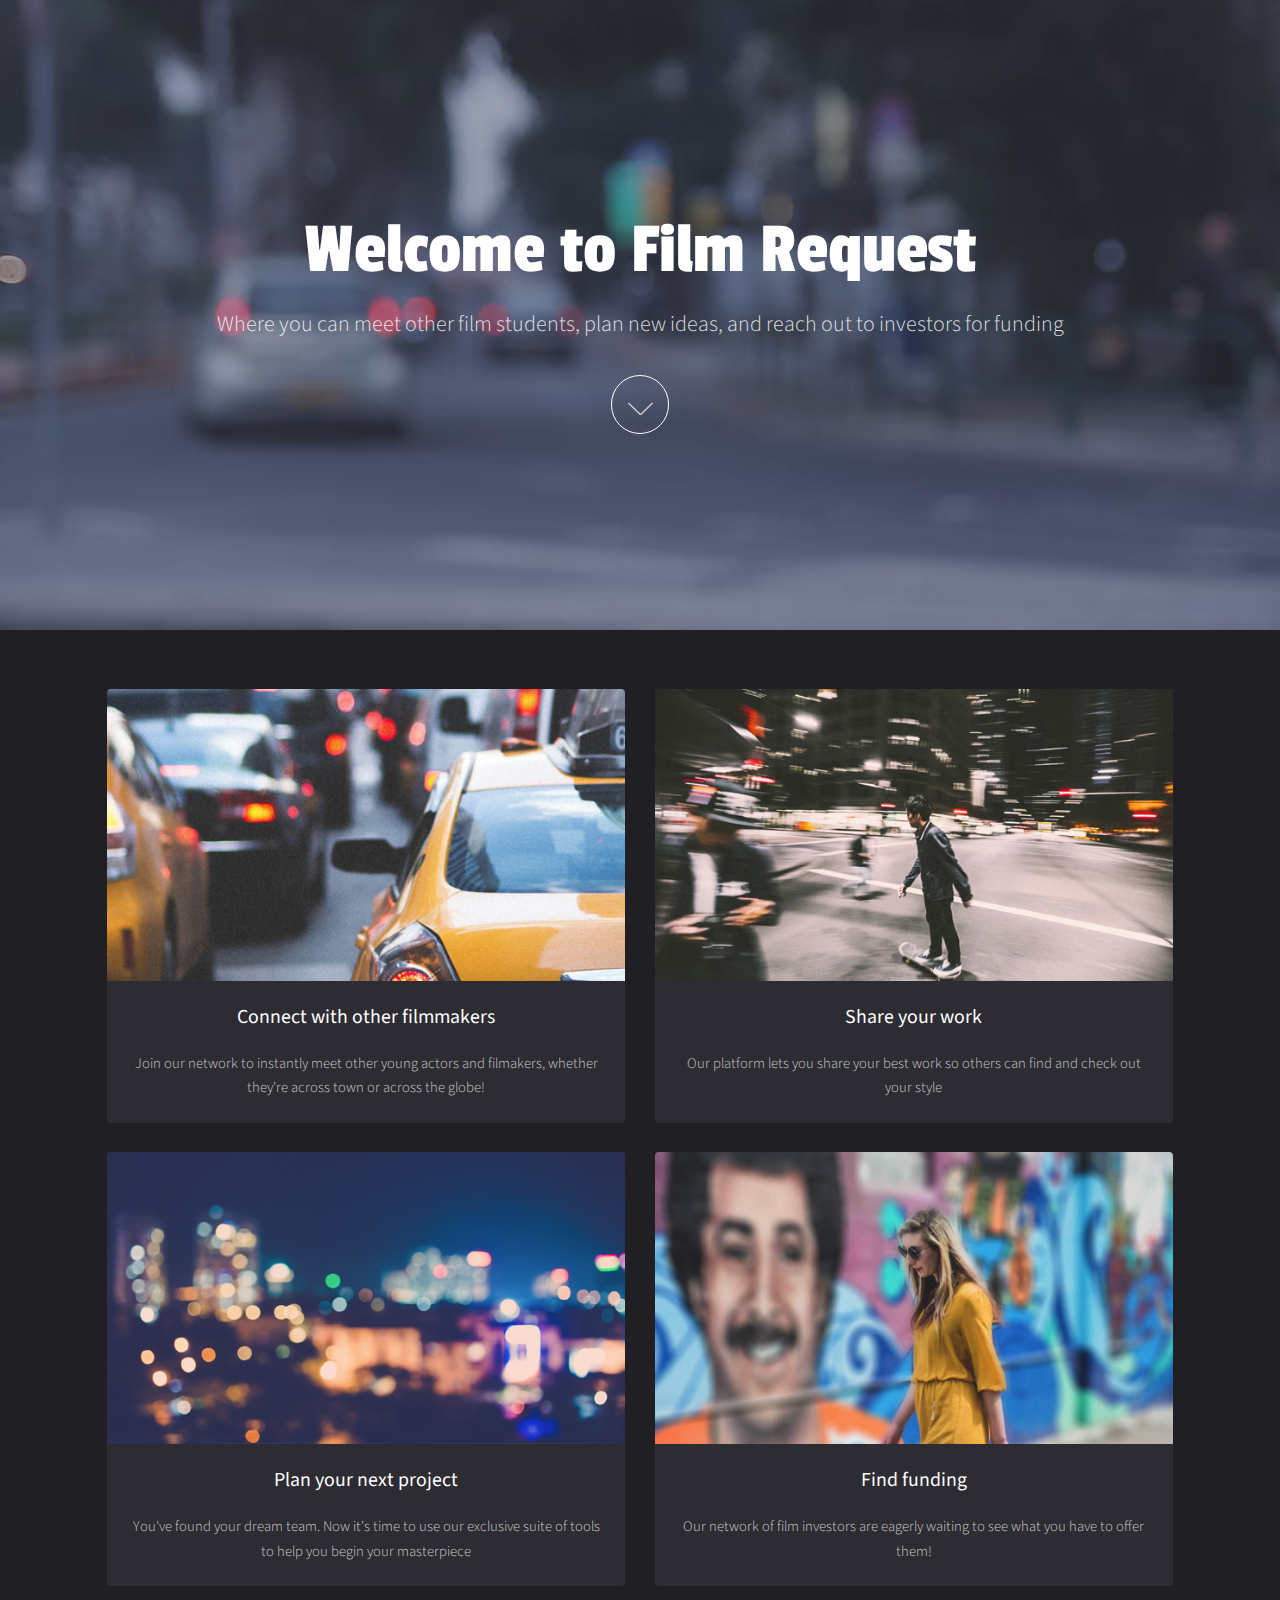
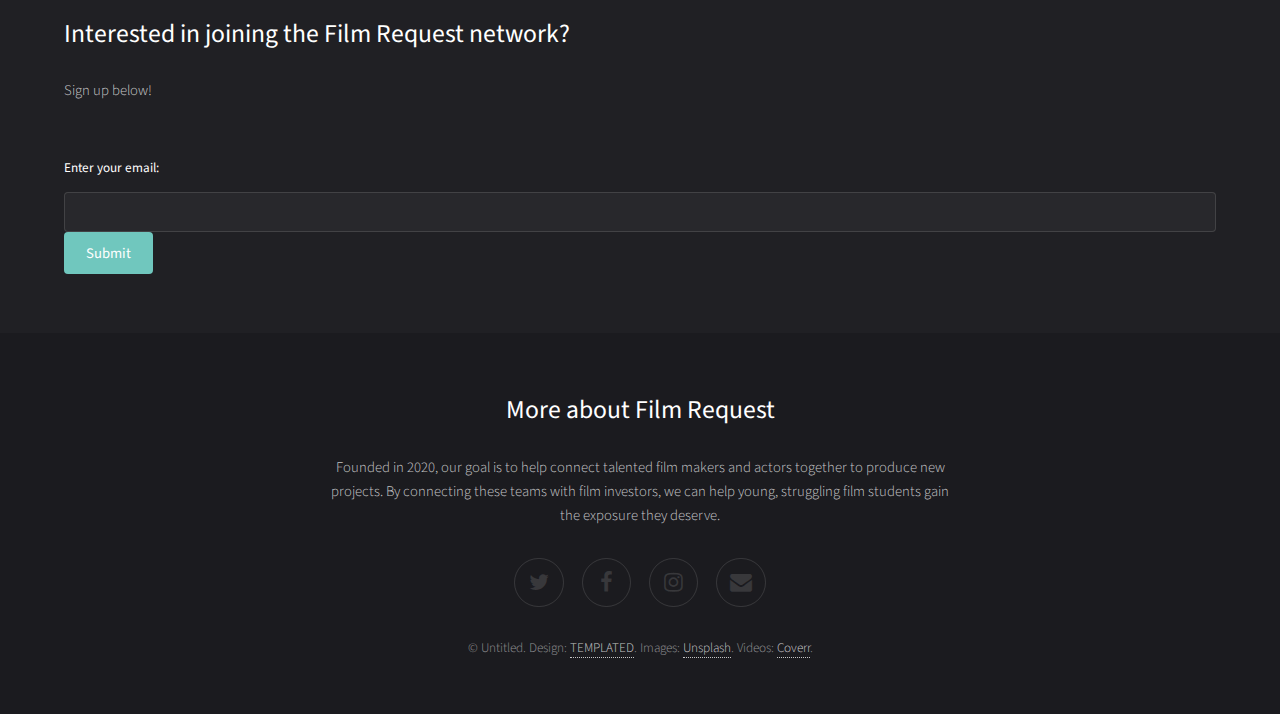
<file: index.html>
<!DOCTYPE HTML>
<html>
	<head>
		<title>Film Request</title>
		<meta charset="utf-8" />
		<meta name="viewport" content="width=device-width, initial-scale=1" />
		<link rel="stylesheet" href="assets/css/main.css" />
	</head>
	<body id="top">

				<section id="banner" data-video="images/banner">
					<div class="inner">
						<header>
							<h1>Welcome to Film Request</h1>
						  <p>Where you can meet other film students, plan new ideas, and reach out to investors for funding</p>
            </header>
						<a href="#main" class="more">Learn More</a>
					</div>
				</section>

			<!-- Main -->
				<div id="main">
					<div class="inner">

					<!-- Boxes -->
						<div class="thumbnails">

							<div class="box">
								<a class="image fit"><img src="images/pic01.jpg" alt="" /></a>
								<div class="inner">
									<h3>Connect with other filmmakers</h3>
									<p>Join our network to instantly meet other young actors and filmakers, whether they're across town or across the globe!</p>
								</div>
							</div>

							<div class="box">
								<a class="image fit"><img src="images/pic02.jpg" alt="" /></a>
								<div class="inner">
									<h3>Share your work</h3>
									<p>Our platform lets you share your best work so others can find and check out your style</p>
								</div>
							</div>

							<div class="box">
								<a class="image fit"><img src="images/pic03.jpg" alt="" /></a>
								<div class="inner">
									<h3>Plan your next project</h3>
								  <p>You've found your dream team. Now it's time to use our exclusive suite of tools to help you begin your masterpiece</p>
                </div>
							</div>

							<div class="box">
								<a class="image fit"><img src="images/pic04.jpg" alt="" /></a>
								<div class="inner">
									<h3>Find funding</h3>
									<p>Our network of film investors are eagerly waiting to see what you have to offer them!</p>
								</div>
							</div>

<!--
							<div class="box">
								<a href="https://youtu.be/s6zR2T9vn2c" class="image fit"><img src="images/pic05.jpg" alt="" /></a>
								<div class="inner">
									<h3>Nascetur nunc varius commodo</h3>
									<p>Interdum amet accumsan placerat commodo ut amet aliquam blandit nunc tempor lobortis nunc non. Mi accumsan.</p>
									<a href="https://youtu.be/s6zR2T9vn2c" class="button style3 fit" data-poptrox="youtube,800x400">Watch</a>
								</div>
							</div>

							<div class="box">
								<a href="https://youtu.be/s6zR2T9vn2c" class="image fit"><img src="images/pic06.jpg" alt="" /></a>
								<div class="inner">
									<h3>Nascetur nunc varius commodo</h3>
									<p>Interdum amet accumsan placerat commodo ut amet aliquam blandit nunc tempor lobortis nunc non. Mi accumsan.</p>
									<a href="https://youtu.be/s6zR2T9vn2c" class="button fit" data-poptrox="youtube,800x400">Watch</a>
								</div>
							</div>
-->
						</div>

					</div>
          <div class="inner">
            <h2>Interested in joining the Film Request network?</h2>
            <p>Sign up below!</p><br>
            <form action="/" onsubmit="subFunc()">
              <label for="email">Enter your email:</label>
              <input type="email" id="email" name="email">
              <input type="submit">
            </form>
          </div>
				</div>

			<!-- Footer -->
				<footer id="footer">
					<div class="inner">
						<h2>More about Film Request</h2>
            <p>Founded in 2020, our goal is to help connect talented film makers and actors together to produce new projects. By connecting these teams with film investors, we can help young, struggling film students gain the exposure they deserve.</p>


						<ul class="icons">
							<li><a href="#" class="icon fa-twitter"><span class="label">Twitter</span></a></li>
							<li><a href="#" class="icon fa-facebook"><span class="label">Facebook</span></a></li>
							<li><a href="#" class="icon fa-instagram"><span class="label">Instagram</span></a></li>
							<li><a href="#" class="icon fa-envelope"><span class="label">Email</span></a></li>
						</ul>
						<p class="copyright">&copy; Untitled. Design: <a href="https://templated.co">TEMPLATED</a>. Images: <a href="https://unsplash.com/">Unsplash</a>. Videos: <a href="http://coverr.co/">Coverr</a>.</p>
					</div>
				</footer>

		<!-- Scripts -->
			<script>
        function subFunc() {
          
        }
      </script>
      <script src="assets/js/jquery.min.js"></script>
			<script src="assets/js/jquery.scrolly.min.js"></script>
			<script src="assets/js/jquery.poptrox.min.js"></script>
			<script src="assets/js/skel.min.js"></script>
			<script src="assets/js/util.js"></script>
			<script src="assets/js/main.js"></script>

	</body>
</html>
</file>
<file: assets/css/main.css>
@charset "UTF-8";
@import url(font-awesome.min.css);
@import url("https://fonts.googleapis.com/css?family=Source+Sans+Pro:300,400|Passion+One:400");

/*
	Full Motion by TEMPLATED
	templated.co @templatedco
	Released for free under the Creative Commons Attribution 3.0 license (templated.co/license)
*/

/* Reset */

	html, body, div, span, applet, object, iframe, h1, h2, h3, h4, h5, h6, p, blockquote, pre, a, abbr, acronym, address, big, cite, code, del, dfn, em, img, ins, kbd, q, s, samp, small, strike, strong, sub, sup, tt, var, b, u, i, center, dl, dt, dd, ol, ul, li, fieldset, form, label, legend, table, caption, tbody, tfoot, thead, tr, th, td, article, aside, canvas, details, embed, figure, figcaption, footer, header, hgroup, menu, nav, output, ruby, section, summary, time, mark, audio, video {
		margin: 0;
		padding: 0;
		border: 0;
		font-size: 100%;
		font: inherit;
		vertical-align: baseline;
	}

	article, aside, details, figcaption, figure, footer, header, hgroup, menu, nav, section {
		display: block;
	}

	body {
		line-height: 1;
	}

	ol, ul {
		list-style: none;
	}

	blockquote, q {
		quotes: none;
	}

	blockquote:before, blockquote:after, q:before, q:after {
		content: '';
		content: none;
	}

	table {
		border-collapse: collapse;
		border-spacing: 0;
	}

	body {
		-webkit-text-size-adjust: none;
	}

/* Box Model */

	*, *:before, *:after {
		-moz-box-sizing: border-box;
		-webkit-box-sizing: border-box;
		box-sizing: border-box;
	}

/* Basic */

	@-ms-viewport {
		width: device-width;
	}

	body {
		-ms-overflow-style: scrollbar;
	}

	@media screen and (max-width: 480px) {

		html, body {
			min-width: 320px;
		}

	}

	body {
		background: #202024;
	}

		body.is-loading *, body.is-loading *:before, body.is-loading *:after {
			-moz-animation: none !important;
			-webkit-animation: none !important;
			-ms-animation: none !important;
			animation: none !important;
			-moz-transition: none !important;
			-webkit-transition: none !important;
			-ms-transition: none !important;
			transition: none !important;
		}

/* Type */

	body, input, select, textarea {
		color: rgba(255, 255, 255, 0.75);
		font-family: "Source Sans Pro", sans-serif;
		font-size: 14pt;
		font-weight: 300;
		line-height: 1.65;
	}

		@media screen and (max-width: 1680px) {

			body, input, select, textarea {
				font-size: 11pt;
			}

		}

		@media screen and (max-width: 1280px) {

			body, input, select, textarea {
				font-size: 11pt;
			}

		}

		@media screen and (max-width: 980px) {

			body, input, select, textarea {
				font-size: 12pt;
			}

		}

		@media screen and (max-width: 736px) {

			body, input, select, textarea {
				font-size: 12pt;
			}

		}

		@media screen and (max-width: 480px) {

			body, input, select, textarea {
				font-size: 12pt;
			}

		}

	a {
		-moz-transition: background-color 0.2s ease-in-out, color 0.2s ease-in-out;
		-webkit-transition: background-color 0.2s ease-in-out, color 0.2s ease-in-out;
		-ms-transition: background-color 0.2s ease-in-out, color 0.2s ease-in-out;
		transition: background-color 0.2s ease-in-out, color 0.2s ease-in-out;
		color: rgba(255, 255, 255, 0.75);
		text-decoration: none;
		border-bottom: 1px dotted;
		outline: 0;
	}

		a:hover {
			color: #FFF;
			border: none;
		}

	strong, b {
		color: #fff;
		font-weight: 400;
	}

	em, i {
		font-style: italic;
	}

	p {
		margin: 0 0 2em 0;
	}

	h1, h2, h3, h4, h5, h6 {
		color: #fff;
		font-weight: 400;
		line-height: 1.5;
		margin: 0 0 1em 0;
	}

		h1 a, h2 a, h3 a, h4 a, h5 a, h6 a {
			color: inherit;
			text-decoration: none;
		}

	h2 {
		font-size: 1.75em;
	}

	h3 {
		font-size: 1.35em;
	}

	h4 {
		font-size: 1.1em;
	}

	h5 {
		font-size: 0.9em;
	}

	h6 {
		font-size: 0.7em;
	}

	sub {
		font-size: 0.8em;
		position: relative;
		top: 0.5em;
	}

	sup {
		font-size: 0.8em;
		position: relative;
		top: -0.5em;
	}

	blockquote {
		border-left: solid 4px rgba(144, 144, 144, 0.25);
		font-style: italic;
		margin: 0 0 2em 0;
		padding: 0.5em 0 0.5em 2em;
	}

	code {
		background: rgba(144, 144, 144, 0.075);
		border-radius: 4px;
		border: solid 1px rgba(144, 144, 144, 0.25);
		font-family: "Courier New", monospace;
		font-size: 0.9em;
		margin: 0 0.25em;
		padding: 0.25em 0.65em;
	}

	pre {
		-webkit-overflow-scrolling: touch;
		font-family: "Courier New", monospace;
		font-size: 0.9em;
		margin: 0 0 2em 0;
	}

		pre code {
			display: block;
			line-height: 1.75;
			padding: 1em 1.5em;
			overflow-x: auto;
		}

	hr {
		border: 0;
		border-bottom: solid 1px rgba(144, 144, 144, 0.25);
		margin: 2em 0;
	}

		hr.major {
			margin: 3em 0;
		}

	.align-left {
		text-align: left;
	}

	.align-center {
		text-align: center;
	}

	.align-right {
		text-align: right;
	}

/* Section/Article */

	section.special, article.special {
		text-align: center;
	}

	header p {
		color: rgba(255, 255, 255, 0.5);
		position: relative;
		margin: 0 0 1.5em 0;
	}

	header h2 + p {
		font-size: 1.25em;
		margin-top: -1em;
	}

	header h3 + p {
		font-size: 1.1em;
		margin-top: -0.8em;
	}

	header h4 + p,
	header h5 + p,
	header h6 + p {
		font-size: 0.9em;
		margin-top: -0.6em;
	}

/* Box */

	.thumbnails {
		display: -moz-flex;
		display: -webkit-flex;
		display: -ms-flex;
		display: flex;
		-moz-align-items: stretch;
		-webkit-align-items: stretch;
		-ms-align-items: stretch;
		align-items: stretch;
		-moz-justify-content: center;
		-webkit-justify-content: center;
		-ms-justify-content: center;
		justify-content: center;
		-moz-flex-wrap: wrap;
		-webkit-flex-wrap: wrap;
		-ms-flex-wrap: wrap;
		flex-wrap: wrap;
	}

		.thumbnails .box {
			margin: 0 1em 2em 1em;
			width: 30%;
		}

			@media screen and (max-width: 1280px) {

				.thumbnails .box {
					width: 45%;
				}

			}

			@media screen and (max-width: 736px) {

				.thumbnails .box {
					width: 100%;
				}

			}

/* Form */

	form {
		margin: 0 0 2em 0;
	}

	label {
		color: #fff;
		display: block;
		font-size: 0.9em;
		font-weight: 400;
		margin: 0 0 1em 0;
	}

	input[type="text"],
	input[type="password"],
	input[type="email"],
	input[type="tel"],
	select,
	textarea {
		-moz-appearance: none;
		-webkit-appearance: none;
		-ms-appearance: none;
		appearance: none;
		background: rgba(144, 144, 144, 0.075);
		border-radius: 4px;
		border: none;
		border: solid 1px rgba(144, 144, 144, 0.25);
		color: inherit;
		display: block;
		outline: 0;
		padding: 0 1em;
		text-decoration: none;
		width: 100%;
	}

		input[type="text"]:invalid,
		input[type="password"]:invalid,
		input[type="email"]:invalid,
		input[type="tel"]:invalid,
		select:invalid,
		textarea:invalid {
			box-shadow: none;
		}

		input[type="text"]:focus,
		input[type="password"]:focus,
		input[type="email"]:focus,
		input[type="tel"]:focus,
		select:focus,
		textarea:focus {
			border-color: #ff8686;
			box-shadow: 0 0 0 1px #ff8686;
		}

	.select-wrapper {
		text-decoration: none;
		display: block;
		position: relative;
	}

		.select-wrapper:before {
			content: "";
			-moz-osx-font-smoothing: grayscale;
			-webkit-font-smoothing: antialiased;
			font-family: FontAwesome;
			font-style: normal;
			font-weight: normal;
			text-transform: none !important;
		}

		.select-wrapper:before {
			color: rgba(144, 144, 144, 0.25);
			display: block;
			height: 2.75em;
			line-height: 2.75em;
			pointer-events: none;
			position: absolute;
			right: 0;
			text-align: center;
			top: 0;
			width: 2.75em;
		}

		.select-wrapper select::-ms-expand {
			display: none;
		}

	input[type="text"],
	input[type="password"],
	input[type="email"],
	select {
		height: 2.75em;
	}

	textarea {
		padding: 0.75em 1em;
	}

	input[type="checkbox"],
	input[type="radio"] {
		-moz-appearance: none;
		-webkit-appearance: none;
		-ms-appearance: none;
		appearance: none;
		display: block;
		float: left;
		margin-right: -2em;
		opacity: 0;
		width: 1em;
		z-index: -1;
	}

		input[type="checkbox"] + label,
		input[type="radio"] + label {
			text-decoration: none;
			color: rgba(255, 255, 255, 0.75);
			cursor: pointer;
			display: inline-block;
			font-size: 1em;
			font-weight: 300;
			padding-left: 2.4em;
			padding-right: 0.75em;
			position: relative;
		}

			input[type="checkbox"] + label:before,
			input[type="radio"] + label:before {
				-moz-osx-font-smoothing: grayscale;
				-webkit-font-smoothing: antialiased;
				font-family: FontAwesome;
				font-style: normal;
				font-weight: normal;
				text-transform: none !important;
			}

			input[type="checkbox"] + label:before,
			input[type="radio"] + label:before {
				background: rgba(144, 144, 144, 0.075);
				border-radius: 4px;
				border: solid 1px rgba(144, 144, 144, 0.25);
				content: '';
				display: inline-block;
				height: 1.65em;
				left: 0;
				line-height: 1.58125em;
				position: absolute;
				text-align: center;
				top: 0;
				width: 1.65em;
			}

		input[type="checkbox"]:checked + label:before,
		input[type="radio"]:checked + label:before {
			background: #ff8686;
			border-color: #ff8686;
			color: #ffffff;
			content: '\f00c';
		}

		input[type="checkbox"]:focus + label:before,
		input[type="radio"]:focus + label:before {
			border-color: #ff8686;
			box-shadow: 0 0 0 1px #ff8686;
		}

	input[type="checkbox"] + label:before {
		border-radius: 4px;
	}

	input[type="radio"] + label:before {
		border-radius: 100%;
	}

	::-webkit-input-placeholder {
		color: rgba(255, 255, 255, 0.5) !important;
		opacity: 1.0;
	}

	:-moz-placeholder {
		color: rgba(255, 255, 255, 0.5) !important;
		opacity: 1.0;
	}

	::-moz-placeholder {
		color: rgba(255, 255, 255, 0.5) !important;
		opacity: 1.0;
	}

	:-ms-input-placeholder {
		color: rgba(255, 255, 255, 0.5) !important;
		opacity: 1.0;
	}

	.formerize-placeholder {
		color: rgba(255, 255, 255, 0.5) !important;
		opacity: 1.0;
	}

/* Box */

	.box {
		border-radius: 4px;
		margin-bottom: 2em;
		background: #2c2c32;
		text-align: center;
	}

		.box > :last-child,
		.box > :last-child > :last-child,
		.box > :last-child > :last-child > :last-child {
			margin-bottom: 0;
		}

		.box .image.fit {
			margin: 0;
		}

		.box .image img {
			border-radius: 4px 4px 0 0;
		}

		.box .inner {
			padding: 1.5em;
			width: 100% !important;
		}

			@media screen and (max-width: 480px) {

				.box .inner {
					padding: 1em;
				}

			}

		.box.alt {
			border: 0;
			border-radius: 0;
			padding: 0;
		}

/* Icon */

	.icon {
		text-decoration: none;
		border-bottom: none;
		position: relative;
	}

		.icon:before {
			-moz-osx-font-smoothing: grayscale;
			-webkit-font-smoothing: antialiased;
			font-family: FontAwesome;
			font-style: normal;
			font-weight: normal;
			text-transform: none !important;
		}

		.icon > .label {
			display: none;
		}

/* Image */

	.image {
		border-radius: 4px;
		border: 0;
		display: inline-block;
		position: relative;
	}

		.image img {
			border-radius: 4px;
			display: block;
		}

		.image.left, .image.right {
			max-width: 40%;
		}

			.image.left img, .image.right img {
				width: 100%;
			}

		.image.left {
			float: left;
			padding: 0 1.5em 1em 0;
			top: 0.25em;
		}

		.image.right {
			float: right;
			padding: 0 0 1em 1.5em;
			top: 0.25em;
		}

		.image.fit {
			display: block;
			margin: 0 0 2em 0;
			width: 100%;
		}

			.image.fit img {
				width: 100%;
			}

		.image.main {
			display: block;
			margin: 0 0 3em 0;
			width: 100%;
		}

			.image.main img {
				width: 100%;
			}

/* List */

	ol {
		list-style: decimal;
		margin: 0 0 2em 0;
		padding-left: 1.25em;
	}

		ol li {
			padding-left: 0.25em;
		}

	ul {
		list-style: disc;
		margin: 0 0 2em 0;
		padding-left: 1em;
	}

		ul li {
			padding-left: 0.5em;
		}

		ul.alt {
			list-style: none;
			padding-left: 0;
		}

			ul.alt li {
				border-top: solid 1px rgba(144, 144, 144, 0.25);
				padding: 0.5em 0;
			}

				ul.alt li:first-child {
					border-top: 0;
					padding-top: 0;
				}

		ul.icons {
			cursor: default;
			list-style: none;
			padding-left: 0;
		}

			ul.icons li {
				display: inline-block;
				text-align: center;
				padding-left: 0;
				padding-right: 1em;
			}

				ul.icons li a {
					display: block;
					border-radius: 100%;
					margin: 0;
					padding: 0.5em;
					border: solid 1px rgba(144, 144, 144, 0.25);
					color: rgba(144, 144, 144, 0.25);
				}

					ul.icons li a:before {
						font-size: 1.5em;
						display: block;
						width: 1.5em;
						height: 1.5em;
						line-height: 1.5em;
					}

					ul.icons li a:hover {
						background-color: #202024;
						color: #FFF;
					}

				ul.icons li:last-child {
					padding-right: 0;
				}

		ul.actions {
			cursor: default;
			list-style: none;
			padding-left: 0;
		}

			ul.actions li {
				display: inline-block;
				padding: 0 1em 0 0;
				vertical-align: middle;
			}

				ul.actions li:last-child {
					padding-right: 0;
				}

			ul.actions.small li {
				padding: 0 0.5em 0 0;
			}

			ul.actions.vertical li {
				display: block;
				padding: 1em 0 0 0;
			}

				ul.actions.vertical li:first-child {
					padding-top: 0;
				}

				ul.actions.vertical li > * {
					margin-bottom: 0;
				}

			ul.actions.vertical.small li {
				padding: 0.5em 0 0 0;
			}

				ul.actions.vertical.small li:first-child {
					padding-top: 0;
				}

			ul.actions.fit {
				display: table;
				margin-left: -1em;
				padding: 0;
				table-layout: fixed;
				width: calc(100% + 1em);
			}

				ul.actions.fit li {
					display: table-cell;
					padding: 0 0 0 1em;
				}

					ul.actions.fit li > * {
						margin-bottom: 0;
					}

				ul.actions.fit.small {
					margin-left: -0.5em;
					width: calc(100% + 0.5em);
				}

					ul.actions.fit.small li {
						padding: 0 0 0 0.5em;
					}

			@media screen and (max-width: 480px) {

				ul.actions {
					margin: 0 0 2em 0;
				}

					ul.actions li {
						padding: 1em 0 0 0;
						display: block;
						text-align: center;
						width: 100%;
					}

						ul.actions li:first-child {
							padding-top: 0;
						}

						ul.actions li > * {
							width: 100%;
							margin: 0 !important;
						}

							ul.actions li > *.icon:before {
								margin-left: -2em;
							}

					ul.actions.small li {
						padding: 0.5em 0 0 0;
					}

						ul.actions.small li:first-child {
							padding-top: 0;
						}

			}

	dl {
		margin: 0 0 2em 0;
	}

		dl dt {
			display: block;
			font-weight: 400;
			margin: 0 0 1em 0;
		}

		dl dd {
			margin-left: 2em;
		}

/* Table */

	.table-wrapper {
		-webkit-overflow-scrolling: touch;
		overflow-x: auto;
	}

	table {
		margin: 0 0 2em 0;
		width: 100%;
	}

		table tbody tr {
			border: solid 1px rgba(144, 144, 144, 0.25);
			border-left: 0;
			border-right: 0;
		}

			table tbody tr:nth-child(2n + 1) {
				background-color: rgba(144, 144, 144, 0.075);
			}

		table td {
			padding: 0.75em 0.75em;
		}

		table th {
			color: #fff;
			font-size: 0.9em;
			font-weight: 400;
			padding: 0 0.75em 0.75em 0.75em;
			text-align: left;
		}

		table thead {
			border-bottom: solid 2px rgba(144, 144, 144, 0.25);
		}

		table tfoot {
			border-top: solid 2px rgba(144, 144, 144, 0.25);
		}

		table.alt {
			border-collapse: separate;
		}

			table.alt tbody tr td {
				border: solid 1px rgba(144, 144, 144, 0.25);
				border-left-width: 0;
				border-top-width: 0;
			}

				table.alt tbody tr td:first-child {
					border-left-width: 1px;
				}

			table.alt tbody tr:first-child td {
				border-top-width: 1px;
			}

			table.alt thead {
				border-bottom: 0;
			}

			table.alt tfoot {
				border-top: 0;
			}

/* Button */

	input[type="submit"],
	input[type="reset"],
	input[type="button"],
	button,
	.button {
		-moz-appearance: none;
		-webkit-appearance: none;
		-ms-appearance: none;
		appearance: none;
		-moz-transition: background-color 0.2s ease-in-out, color 0.2s ease-in-out;
		-webkit-transition: background-color 0.2s ease-in-out, color 0.2s ease-in-out;
		-ms-transition: background-color 0.2s ease-in-out, color 0.2s ease-in-out;
		transition: background-color 0.2s ease-in-out, color 0.2s ease-in-out;
		background-color: #70c7be;
		border-radius: 4px;
		border: 0;
		color: #ffffff !important;
		cursor: pointer;
		display: inline-block;
		font-weight: 400;
		height: 2.85em;
		line-height: 2.95em;
		padding: 0 1.5em;
		text-align: center;
		text-decoration: none;
		white-space: nowrap;
	}

		input[type="submit"]:hover,
		input[type="reset"]:hover,
		input[type="button"]:hover,
		button:hover,
		.button:hover {
			background-color: #82cec6;
		}

		input[type="submit"]:active,
		input[type="reset"]:active,
		input[type="button"]:active,
		button:active,
		.button:active {
			background-color: #5ec0b6;
		}

		input[type="submit"].icon,
		input[type="reset"].icon,
		input[type="button"].icon,
		button.icon,
		.button.icon {
			padding-left: 1.35em;
		}

			input[type="submit"].icon:before,
			input[type="reset"].icon:before,
			input[type="button"].icon:before,
			button.icon:before,
			.button.icon:before {
				margin-right: 0.5em;
			}

		input[type="submit"].fit,
		input[type="reset"].fit,
		input[type="button"].fit,
		button.fit,
		.button.fit {
			display: block;
			margin: 0 0 1em 0;
			width: 100%;
		}

		input[type="submit"].small,
		input[type="reset"].small,
		input[type="button"].small,
		button.small,
		.button.small {
			font-size: 0.8em;
		}

		input[type="submit"].big,
		input[type="reset"].big,
		input[type="button"].big,
		button.big,
		.button.big {
			font-size: 1.35em;
		}

		input[type="submit"].disabled, input[type="submit"]:disabled,
		input[type="reset"].disabled,
		input[type="reset"]:disabled,
		input[type="button"].disabled,
		input[type="button"]:disabled,
		button.disabled,
		button:disabled,
		.button.disabled,
		.button:disabled {
			background-color: rgba(255, 255, 255, 0.75) !important;
			box-shadow: inset 0 -0.15em 0 0 rgba(0, 0, 0, 0.15);
			color: #202024 !important;
			cursor: default;
			opacity: 0.25;
		}

		input[type="submit"].style2,
		input[type="reset"].style2,
		input[type="button"].style2,
		button.style2,
		.button.style2 {
			background-color: #7f92cf;
		}

			input[type="submit"].style2:hover,
			input[type="reset"].style2:hover,
			input[type="button"].style2:hover,
			button.style2:hover,
			.button.style2:hover {
				background-color: #92a2d6;
			}

			input[type="submit"].style2:active,
			input[type="reset"].style2:active,
			input[type="button"].style2:active,
			button.style2:active,
			.button.style2:active {
				background-color: #6c82c8;
			}

		input[type="submit"].style3,
		input[type="reset"].style3,
		input[type="button"].style3,
		button.style3,
		.button.style3 {
			background-color: #9d7ed0;
		}

			input[type="submit"].style3:hover,
			input[type="reset"].style3:hover,
			input[type="button"].style3:hover,
			button.style3:hover,
			.button.style3:hover {
				background-color: #ab91d7;
			}

			input[type="submit"].style3:active,
			input[type="reset"].style3:active,
			input[type="button"].style3:active,
			button.style3:active,
			.button.style3:active {
				background-color: #8f6bc9;
			}

		@media screen and (max-width: 480px) {

			input[type="submit"],
			input[type="reset"],
			input[type="button"],
			button,
			.button {
				padding: 0;
			}

		}

/* Poptrox */

	.poptrox-popup {
		-moz-box-sizing: content-box;
		-webkit-box-sizing: content-box;
		-ms-box-sizing: content-box;
		box-sizing: content-box;
		background: #000;
		box-shadow: 0 0.5em 3em 0 rgba(0, 0, 0, 0.25);
		border-radius: 4px;
		padding: 2em;
		overflow: hidden;
	}

		.poptrox-popup .closer {
			-moz-transition: opacity 0.2s ease-in-out;
			-webkit-transition: opacity 0.2s ease-in-out;
			-ms-transition: opacity 0.2s ease-in-out;
			transition: opacity 0.2s ease-in-out;
			text-decoration: none;
			position: absolute;
			top: .5em;
			right: .5em;
			z-index: 11000;
			-webkit-tap-highlight-color: rgba(255, 255, 255, 0);
			white-space: nowrap;
			text-indent: 2em;
			overflow: hidden;
			width: 2em;
			height: 2em;
			display: block;
		}

			.poptrox-popup .closer:before {
				content: "\f00d";
				-moz-osx-font-smoothing: grayscale;
				-webkit-font-smoothing: antialiased;
				font-family: FontAwesome;
				font-style: normal;
				font-weight: normal;
				text-transform: none !important;
				display: block;
				position: relative;
				text-indent: 0;
				border-radius: 100%;
				box-shadow: inset 0 0 0 1px rgba(255, 255, 255, 0.25);
				color: #ffffff !important;
				width: 2em;
				height: 2em;
				line-height: 2em;
			}

		.poptrox-popup:hover .closer {
			opacity: 0.5;
		}

		.poptrox-popup:hover .closer:hover {
			opacity: 1.0;
		}

		@media screen and (max-width: 736px) {

			.poptrox-popup {
				padding: 0;
			}

				.poptrox-popup .closer {
					display: none !important;
				}

		}

/* Banner */

	#banner {
		-moz-align-items: center;
		-webkit-align-items: center;
		-ms-align-items: center;
		align-items: center;
		display: -moz-flex;
		display: -webkit-flex;
		display: -ms-flex;
		display: flex;
		-moz-justify-content: center;
		-webkit-justify-content: center;
		-ms-justify-content: center;
		justify-content: center;
		padding: 8em 4em 6em 4em;
		min-height: 70vh;
		background-image: url("../../images/banner.jpg");
		background-position: center;
		background-size: cover;
		background-repeat: no-repeat;
		border-top: 0;
		position: relative;
		text-align: center;
		overflow: hidden;
	}

		#banner .inner {
			text-align: center;
			position: relative;
			z-index: 2;
		}

		#banner h1 {
			color: #fff;
			font-size: 5em;
			font-weight: 400;
			font-family: 'Passion One', cursive;
			margin: 0;
		}

			@media screen and (max-width: 980px) {

				#banner h1 {
					font-size: 5em;
				}

			}

			@media screen and (max-width: 736px) {

				#banner h1 {
					font-size: 3em;
				}

			}

		#banner p {
			color: rgba(255, 255, 255, 0.85);
			font-size: 1.5em;
			font-weight: 300;
		}

			@media screen and (max-width: 980px) {

				#banner p {
					font-size: 1.5em;
				}

			}

			@media screen and (max-width: 480px) {

				#banner p {
					font-size: 1.25em;
				}

			}

		#banner a {
			color: rgba(255, 255, 255, 0.75);
			text-decoration: none;
			border-bottom: 1px dotted;
		}

			#banner a:hover {
				color: #FFF;
				border: none;
			}

		#banner .more {
			background-image: url("images/arrow.svg");
			background-position: center 1.35em;
			background-repeat: no-repeat;
			background-size: auto;
			border: 1px solid #fff;
			border-radius: 100%;
			color: rgba(255, 255, 255, 0.75);
			display: block;
			height: 4em;
			text-indent: 4em;
			overflow: hidden;
			white-space: nowrap;
			width: 4em;
			z-index: 2;
			margin: 0 auto 2em auto;
		}

			#banner .more:hover {
				background-color: rgba(255, 255, 255, 0.05);
				border: 1px solid #fff;
				color: #FFF;
			}

		#banner video {
			-moz-transform: translateX(50%) translateY(50%);
			-webkit-transform: translateX(50%) translateY(50%);
			-ms-transform: translateX(50%) translateY(50%);
			transform: translateX(50%) translateY(50%);
			position: absolute;
			bottom: 50%;
			right: 50%;
			width: auto;
			height: auto;
			min-width: 100%;
			min-height: 100%;
			overflow: hidden;
		}

		#banner:before {
			-moz-transition: opacity 3s ease;
			-webkit-transition: opacity 3s ease;
			-ms-transition: opacity 3s ease;
			transition: opacity 3s ease;
			-moz-transition-delay: 1s;
			-webkit-transition-delay: 1s;
			-ms-transition-delay: 1s;
			transition-delay: 1s;
			content: '';
			background-color: #42424f;
			display: block;
			height: 100%;
			left: 0;
			opacity: 0.45;
			position: absolute;
			top: 0;
			width: 100%;
			z-index: 1;
		}

		@media screen and (max-width: 1280px) {

			#banner video {
				display: none;
			}

		}

		@media screen and (max-width: 980px) {

			#banner br {
				display: none;
			}

		}

		@media screen and (max-width: 736px) {

			#banner {
				min-height: 0;
				padding: 6em 2em 4em 2em;
			}

				#banner br {
					display: none;
				}

		}

		body.is-loading #banner:before {
			opacity: 1;
		}

/* Main */

	#main {
		padding: 4em 0 2em 0;
	}

		@media screen and (max-width: 736px) {

			#main {
				padding: 3em 0 1em 0;
			}

		}

		#main .inner {
			width: 90%;
			max-width: 80em;
			margin: 0 auto;
		}

			@media screen and (max-width: 480px) {

				#main .inner {
					width: 95%;
				}

			}

/* Footer */

	#footer {
		padding: 4em 0 2em 0;
		background-color: #1b1b1f;
		text-align: center;
	}

		#footer .inner {
			width: 50%;
			margin: 0 auto;
		}

			@media screen and (max-width: 980px) {

				#footer .inner {
					width: 75%;
				}

			}

			@media screen and (max-width: 480px) {

				#footer .inner {
					width: 90%;
				}

			}

		#footer .copyright {
			color: rgba(255, 255, 255, 0.5);
			font-size: 0.9em;
			margin: 0 0 2em 0;
			padding: 0;
			text-align: center;
		}

		@media screen and (max-width: 736px) {

			#footer {
				padding: 3em 0 1em 0;
			}

		}
</file>
